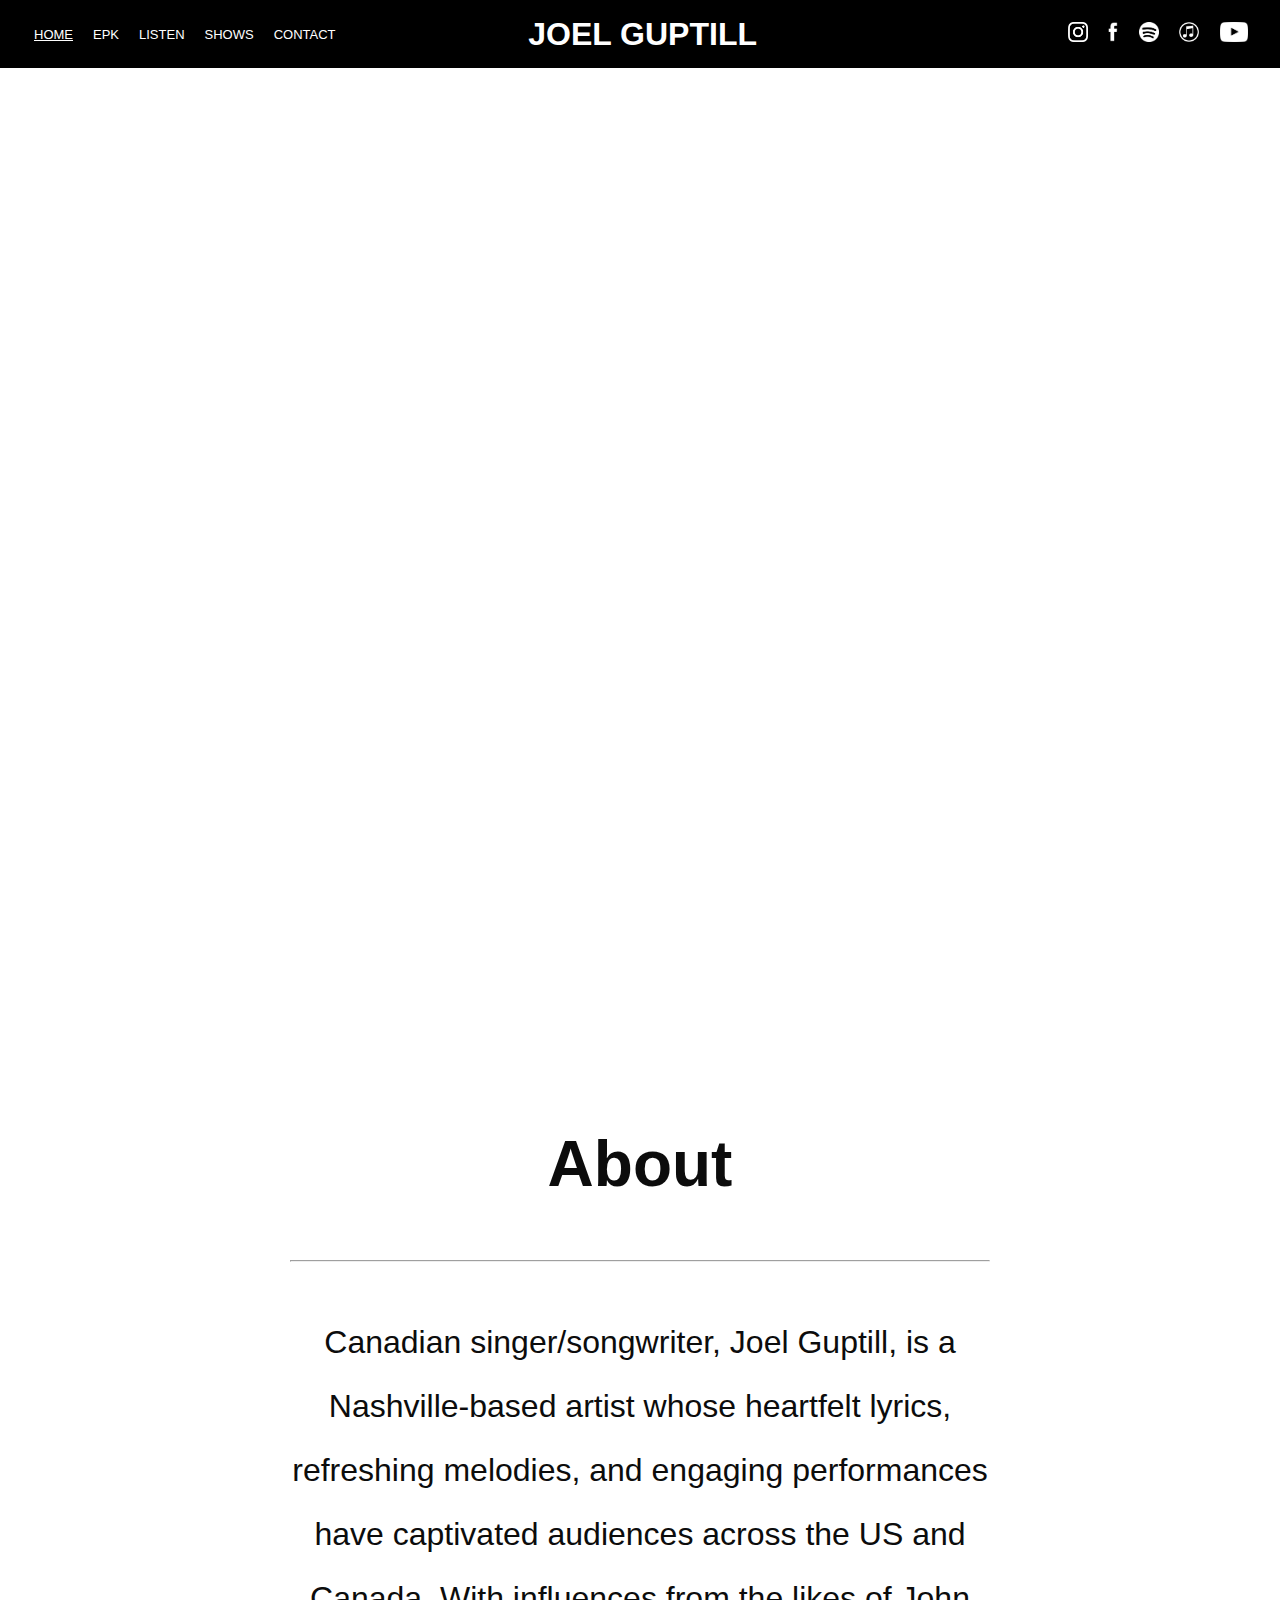
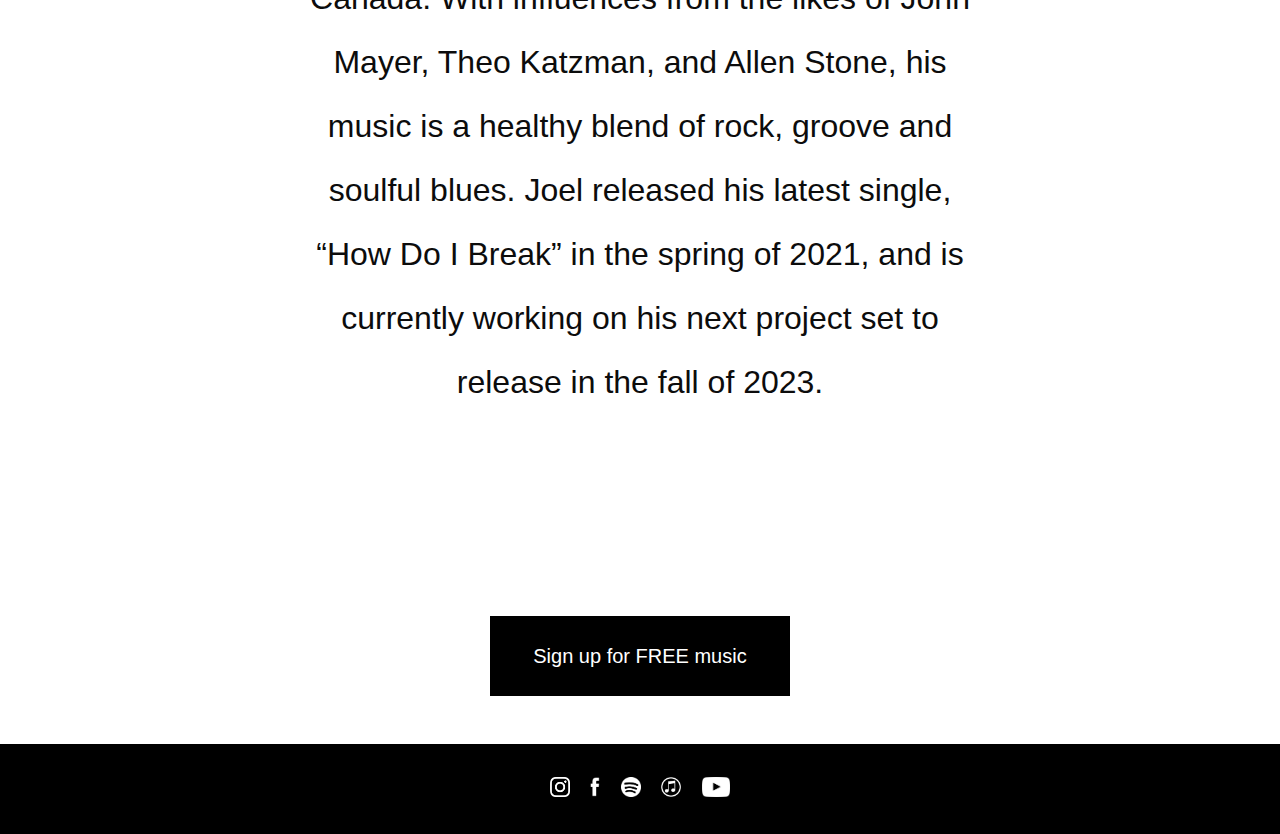
<file: index.html>
<!DOCTYPE html>
<html lang="en">
<head>
    <meta charset="UTF-8">
    <meta http-equiv="X-UA-Compatible" content="IE=edge">
    <meta name="viewport" content="width=device-width, initial-scale=1.0">
    <title>Joel Guptill</title>
    <link rel="icon" href="./pngwing.com.png" type="image/x-icon" />
    <link rel="stylesheet" href="./Resources/CSS/style.css">
    <script src="./app.js"></script>
</head>
<body>
    <header>
        <!-- NavBar -->
        <nav class="navbar">
            
            <div class="navbar_container">
                <div class="link_con">
                    <ul class="link_list">
                        <li class="link"><a href="./index.html" class="nav_links"><u>HOME</u></a></li>
                        <li class="link"><a href="./epk.html" class="nav_links">EPK</a></li>
                        <li class="link"><a href="./music.html" class="nav_links">LISTEN</a></li>
                        <li class="link"><a href="./shows.html" class="nav_links">SHOWS</a></li>
                        <li class="link"><a href="./contact.html" class="nav_links">CONTACT</a></li>
                    </ul>
                </div>

                <a href="./index.html" class="joel"><h1>JOEL GUPTILL</h1></a>

                <div class="mobile_menu" id="mobile_menu">

                    <a href="./index.html" class="joel"><h1>JOEL GUPTILL</h1></a>
                    
                    <ul class="link_list">
                        <li class="link"><a href="./index.html" class="nav_links"><u>HOME</u></a></li>
                        <li class="link"><a href="./epk.html" class="nav_links">EPK</a></li>
                        <li class="link"><a href="./music.html" class="nav_links">LISTEN</a></li>
                        <li class="link"><a href="./shows.html" class="nav_links">SHOWS</a></li>
                        <li class="link"><a href="./contact.html" class="nav_links">CONTACT</a></li>
                    </ul>
                    <div class="link_icons">
                        <a href="https://www.instagram.com/joelguptill/" class="icon_link" target="_blank"><img src="./Resources/Photos/Instagram Logo White.png" alt="Instagram icon" class="icon"></a>
                        <a href="https://www.facebook.com/JoelGuptillMusic" class="icon_link" target="_blank"><img src="./Resources/Photos/Facbook Logo White.png" alt="Facebook Logo" class="icon"></a>
                        <a href="https://open.spotify.com/artist/6IRfHVFLtWhQLsbFCLcnCJ?si=wdebKppLQwCASJ20BoI85g" class="icon_link" target="_blank"><img src="./Resources/Photos/Spotify Logo White.png" alt="Spotify Logo" class="icon"></a>
                        <a href="https://music.apple.com/us/artist/joel-guptill/1438362234" class="icon_link" target="_blank"><img src="./Resources/Photos/Apple music Logo.png" alt="Apple Music Logo" class="icon"></a>
                        <a href="https://www.youtube.com/channel/UCXTOQ0zJETdjyOA6Rbv3xPg?app=desktop" class="icon_link" target="_blank"><img src="./Resources/Photos/Youtube Logo White.png" alt="Youtube Logo" class="icon"></a>
                    </div>
                </div>
                
                <div class="link_con">
                    <div class="link_icons">
                        <a href="https://www.instagram.com/joelguptill/" class="icon_link" target="_blank"><img src="./Resources/Photos/Instagram Logo White.png" alt="Instagram icon" class="icon"></a>
                        <a href="https://www.facebook.com/JoelGuptillMusic" class="icon_link" target="_blank"><img src="./Resources/Photos/Facbook Logo White.png" alt="Facebook Logo" class="icon"></a>
                        <a href="https://open.spotify.com/artist/6IRfHVFLtWhQLsbFCLcnCJ?si=wdebKppLQwCASJ20BoI85g" class="icon_link" target="_blank"><img src="./Resources/Photos/Spotify Logo White.png" alt="Spotify Logo" class="icon"></a>
                        <a href="https://music.apple.com/us/artist/joel-guptill/1438362234" class="icon_link" target="_blank"><img src="./Resources/Photos/Apple music Logo.png" alt="Apple Music Logo" class="icon"></a>
                        <a href="https://www.youtube.com/channel/UCXTOQ0zJETdjyOA6Rbv3xPg?app=desktop" class="icon_link" target="_blank"><img src="./Resources/Photos/Youtube Logo White.png" alt="Youtube Logo" class="icon"></a>
                    </div>
                </div>
            
                <a href="javascript:void(0);" class="menu_icon" onclick="myFunction()">
                    <img src="/Resources/Photos/icons8-hamburger-menu-24.png" alt="" class="hamburger"> 
                  </a>
                
            </div>
        </nav>
    </header>

    <!-- Main -->
    <main>

        <div class="banner_container">
            <!-- <h2>Joel Guptill</h2> -->
            <!-- <p>Song-writer, music player, long hair haver</p> -->
        </div>

        <!-- article content -->
        <article class="article_container">

        <!-- about banner on main page -->
            <div class="index_about_con">
                <div class="index_about_text">
                    <h3>About</h3>
                    <hr>
                    <p> 
                        Canadian singer/songwriter, 
                        Joel Guptill, is a Nashville-based artist whose heartfelt lyrics,
                        refreshing melodies, and engaging performances have captivated audiences 
                        across the US and Canada. With influences from the likes of John Mayer, Theo Katzman, 
                        and Allen Stone, his music is a healthy blend of rock, groove and soulful blues. 
                        Joel released his latest single, “How Do I Break” in the spring of 2021,
                        and is currently working on his next project set to release in 
                        the fall of 2023.
                    </p>
                </div>

                <div class="email-list">

                </div>
               <!-- <img src="./Resources/Photos/joelHoldingGuitar.JPG" alt="Joel Guptill holding a guitar" class="index_about_photo"> -->
            </div>

        <!-- epk banner on main page -->
            <!-- <div class="index_epk_banner">
                <div class="index_epk_con">  
                    <h3>Check out video and show times for Joel</h3>
                    <hr>
                    <a href="./epk.html" class="button_link"><button class="epk_button">EPK</button></a>
                    <a href="./shows.html" class="button_link"><button class="showtime_button">Showtimes</button></a>
                </div> 
            </div> -->
        
        <!-- music banner on main page -->
            <!-- <div class="index_music_con">
                
                <div class="music_con">
                    <h3>Listen Now</h3>
                    <hr>
                    <iframe 
                        style="border-radius:12px" src="https://open.spotify.com/embed/artist/6IRfHVFLtWhQLsbFCLcnCJ?utm_source=generator" 
                        width="100%" height="352" frameBorder="0" allowfullscreen="" 
                        allow="autoplay; clipboard-write; encrypted-media; fullscreen; picture-in-picture" 
                        loading="lazy">
                    </iframe>
                    <a href="./music.html" class="button_link"><button class="music_button">More Music</button></a>
                </div>
            </div> -->

        <!-- contact banner on main page -->
            <!-- <div class="index_contact_con">   
                <div class="con_text">
                    <h3>Get in Contact With Me</h3>
                    <hr> -->
                    <!-- <p>This is where you Joel would have a nice 
                        blurb about how people could get in contact with you regarding 
                        songfinch, co-writing, performing and such.
                    </p>  -->
                    <!-- <a href="http://eepurl.com/glQ53n" class="button_link"><button class="contact_button">Sign up for FREE music</button></a>
                    <a href="./contact.html" class="button_link"><button class="contact_button">Contact Me</button></a>
                </div>
            </div>

        </article>
    </main> -->

    <div class="music_buttons">
        <a href="http://eepurl.com/glQ53n" target="_blank" class="button_link"><button class="music_button">Sign up for FREE music</button></a>
    </div>

    <footer>
        <div class="footer_con">
            <div class="link_icons">
                <a href="https://www.instagram.com/joelguptill/" class="icon_link"><img src="./Resources/Photos/Instagram Logo White.png" alt="Instagram icon" class="icon"></a>
                <a href="https://www.facebook.com/JoelGuptillMusic" class="icon_link"><img src="./Resources/Photos/Facbook Logo White.png" alt="Facebook Logo" class="icon"></a>
                <a href="https://open.spotify.com/artist/6IRfHVFLtWhQLsbFCLcnCJ?si=wdebKppLQwCASJ20BoI85g" class="icon_link"><img src="./Resources/Photos/Spotify Logo White.png" alt="Spotify Logo" class="icon"></a>
                <a href="https://music.apple.com/us/artist/joel-guptill/1438362234" class="icon_link"><img src="./Resources/Photos/Apple music Logo.png" alt="Apple Music Logo" class="icon"></a>
                <a href="https://www.youtube.com/channel/UCXTOQ0zJETdjyOA6Rbv3xPg?app=desktop" class="icon_link"><img src="./Resources/Photos/Youtube Logo White.png" alt="Youtube Logo" class="icon"></a>
            </div>
        </div>
    </footer>

</body>
</html>
</file>
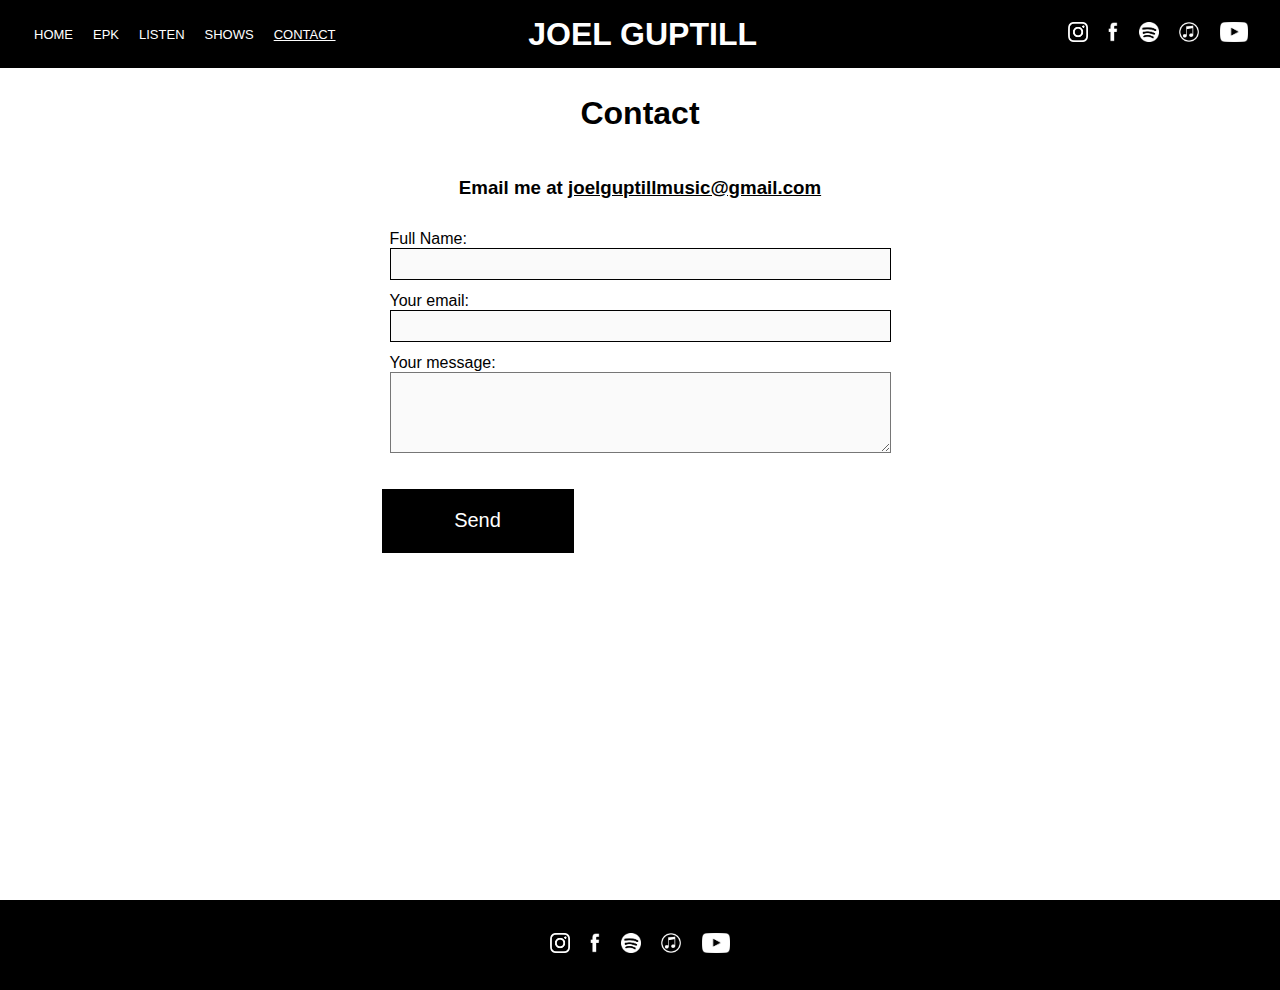
<file: contact.html>
<!DOCTYPE html>
<html lang="en">
<head>
    <meta charset="UTF-8">
    <meta http-equiv="X-UA-Compatible" content="IE=edge">
    <meta name="viewport" content="width=device-width, initial-scale=1.0">
    <title>Joel Guptill - Contact</title>
    <link rel="stylesheet" href="./Resources/CSS/style.css">
    <link rel="icon" href="./pngwing.com.png" type="image/x-icon" />
    <link rel="stylesheet" href="https://cdnjs.cloudflare.com/ajax/libs/font-awesome/4.7.0/css/font-awesome.min.css">
    <script src="./app.js"></script>
</head> 
<header>
    <nav class="navbar">
            
        <div class="navbar_container">
            <div class="link_con">
                <ul class="link_list">
                    <li class="link"><a href="./index.html" class="nav_links">HOME</a></li>
                    <li class="link"><a href="./epk.html" class="nav_links">EPK</a></li>
                    <li class="link"><a href="./music.html" class="nav_links">LISTEN</a></li>
                    <li class="link"><a href="./shows.html" class="nav_links">SHOWS</a></li>
                    <li class="link"><a href="./contact.html" class="nav_links"><u>CONTACT</u></a></li>
                </ul>
            </div>

            <a href="./index.html" class="joel"><h1>JOEL GUPTILL</h1></a>

            <div class="mobile_menu" id="mobile_menu">

                <a href="./index.html" class="joel"><h1>JOEL GUPTILL</h1></a>
                
                <ul class="link_list">
                    <li class="link"><a href="./index.html" class="nav_links">HOME</a></li>
                    <li class="link"><a href="./epk.html" class="nav_links">EPK</a></li>
                    <li class="link"><a href="./music.html" class="nav_links">LISTEN</a></li>
                    <li class="link"><a href="./shows.html" class="nav_links">SHOWS</a></li>
                    <li class="link"><a href="./contact.html" class="nav_links"><u>CONTACT</u></a></li>
                </ul>
                <div class="link_icons">
                    <a href="https://www.instagram.com/joelguptill/" class="icon_link" target="_blank"><img src="./Resources/Photos/Instagram Logo White.png" alt="Instagram icon" class="icon"></a>
                    <a href="https://www.facebook.com/JoelGuptillMusic" class="icon_link" target="_blank"><img src="./Resources/Photos/Facbook Logo White.png" alt="Facebook Logo" class="icon"></a>
                    <a href="https://open.spotify.com/artist/6IRfHVFLtWhQLsbFCLcnCJ?si=wdebKppLQwCASJ20BoI85g" class="icon_link" target="_blank"><img src="./Resources/Photos/Spotify Logo White.png" alt="Spotify Logo" class="icon"></a>
                    <a href="https://music.apple.com/us/artist/joel-guptill/1438362234" class="icon_link" target="_blank"><img src="./Resources/Photos/Apple music Logo.png" alt="Apple Music Logo" class="icon"></a>
                    <a href="https://www.youtube.com/channel/UCXTOQ0zJETdjyOA6Rbv3xPg?app=desktop" class="icon_link" target="_blank"><img src="./Resources/Photos/Youtube Logo White.png" alt="Youtube Logo" class="icon"></a>
                </div>
            </div>
            
            <div class="link_con">
                <div class="link_icons">
                    <a href="https://www.instagram.com/joelguptill/" class="icon_link" target="_blank"><img src="./Resources/Photos/Instagram Logo White.png" alt="Instagram icon" class="icon"></a>
                    <a href="https://www.facebook.com/JoelGuptillMusic" class="icon_link" target="_blank"><img src="./Resources/Photos/Facbook Logo White.png" alt="Facebook Logo" class="icon"></a>
                    <a href="https://open.spotify.com/artist/6IRfHVFLtWhQLsbFCLcnCJ?si=wdebKppLQwCASJ20BoI85g" class="icon_link" target="_blank"><img src="./Resources/Photos/Spotify Logo White.png" alt="Spotify Logo" class="icon"></a>
                    <a href="https://music.apple.com/us/artist/joel-guptill/1438362234" class="icon_link" target="_blank"><img src="./Resources/Photos/Apple music Logo.png" alt="Apple Music Logo" class="icon"></a>
                    <a href="https://www.youtube.com/channel/UCXTOQ0zJETdjyOA6Rbv3xPg?app=desktop" class="icon_link" target="_blank"><img src="./Resources/Photos/Youtube Logo White.png" alt="Youtube Logo" class="icon"></a>
                </div>
            </div>
        
            <a href="javascript:void(0);" class="menu_icon" onclick="myFunction()">
                <img src="/Resources/Photos/icons8-hamburger-menu-24.png" alt="" class="hamburger"> 
              </a>
            
        </div>
    </nav>
</header>
<body>
   <article class="contact_wrapper">
        <div class="contact">
            <h2>Contact</h2>
            <h3>Email me at <u>joelguptillmusic@gmail.com</u></h3>
        </div>
        <!-- <div class="contact_con">
            <form method="POST" action="https://formspree.io/f/xqkolajk" class="form_class">
                <div class="name">
                    first name
                    <div class="submit_form">
                        <label for="First_name">First Name*</label>
                        <input id="First_name"  type="text" name="First_name" required>
                    </div>

                    last name
                    <div class="submit_form">
                        <label for="Last_name">Last Name*</label>
                        <input id="Last_name"  type="text" name="Last_name" required>
                    </div>
                </div>
                    email input
                    <div class="submit_form">
                        <label for="Email">Email*</label>
                        <input id="Email" type="email" name="Email" required>
                    </div>

                    subject input
                    <div class="submit_form">
                        <label for="Subject">Subject*</label>
                        <input id="Subject" type="text" name="Subject" required>
                    </div>

                    message input
                    <div class="submit_form">
                        <label for="Message">Message*</label>
                        <textarea name="Message" id="Message" cols="60" rows="5"></textarea>
                    </div>

                    submit button
                    <div class="submit">
                    <button type="submit" id="fcf-button" class="fcf-btn fcf-btn-primary fcf-btn-lg fcf-btn-block">Send</button>
                    </div>
                </div>
            </form>
        </div> -->


        <div class="contact-form">
        <form
            action="https://formspree.io/f/xqkolajk"
            method="POST"
            >
        <label class="submit_form">
            Full Name:
            <input type="text" name="full-name">
        </label>
        <label class="submit_form">
            Your email:
            <input type="email" name="email">
        </label>
        <label class="submit_form">
            Your message:
            <textarea cols="60" rows="5" name="message"></textarea>
        </label>
        <!-- your other form fields go here --> 
        <button class="submit" type="submit">Send</button>
        </form>
    </div>


       
   </article>

    <!-- footer -->
    <footer>
        <div class="footer_con">
            <div class="link_icons">
                <a href="https://www.instagram.com/joelguptill/" class="icon_link"><img src="./Resources/Photos/Instagram Logo White.png" alt="Instagram icon" class="icon"></a>
                <a href="https://www.facebook.com/JoelGuptillMusic" class="icon_link"><img src="./Resources/Photos/Facbook Logo White.png" alt="Facebook Logo" class="icon"></a>
                <a href="https://open.spotify.com/artist/6IRfHVFLtWhQLsbFCLcnCJ?si=wdebKppLQwCASJ20BoI85g" class="icon_link"><img src="./Resources/Photos/Spotify Logo White.png" alt="Spotify Logo" class="icon"></a>
                <a href="https://music.apple.com/us/artist/joel-guptill/1438362234" class="icon_link"><img src="./Resources/Photos/Apple music Logo.png" alt="Apple Music Logo" class="icon"></a>
                <a href="https://www.youtube.com/channel/UCXTOQ0zJETdjyOA6Rbv3xPg?app=desktop" class="icon_link"><img src="./Resources/Photos/Youtube Logo White.png" alt="Youtube Logo" class="icon"></a>
            </div>
        </div>
    </footer>

    
</body>
</html>
</file>
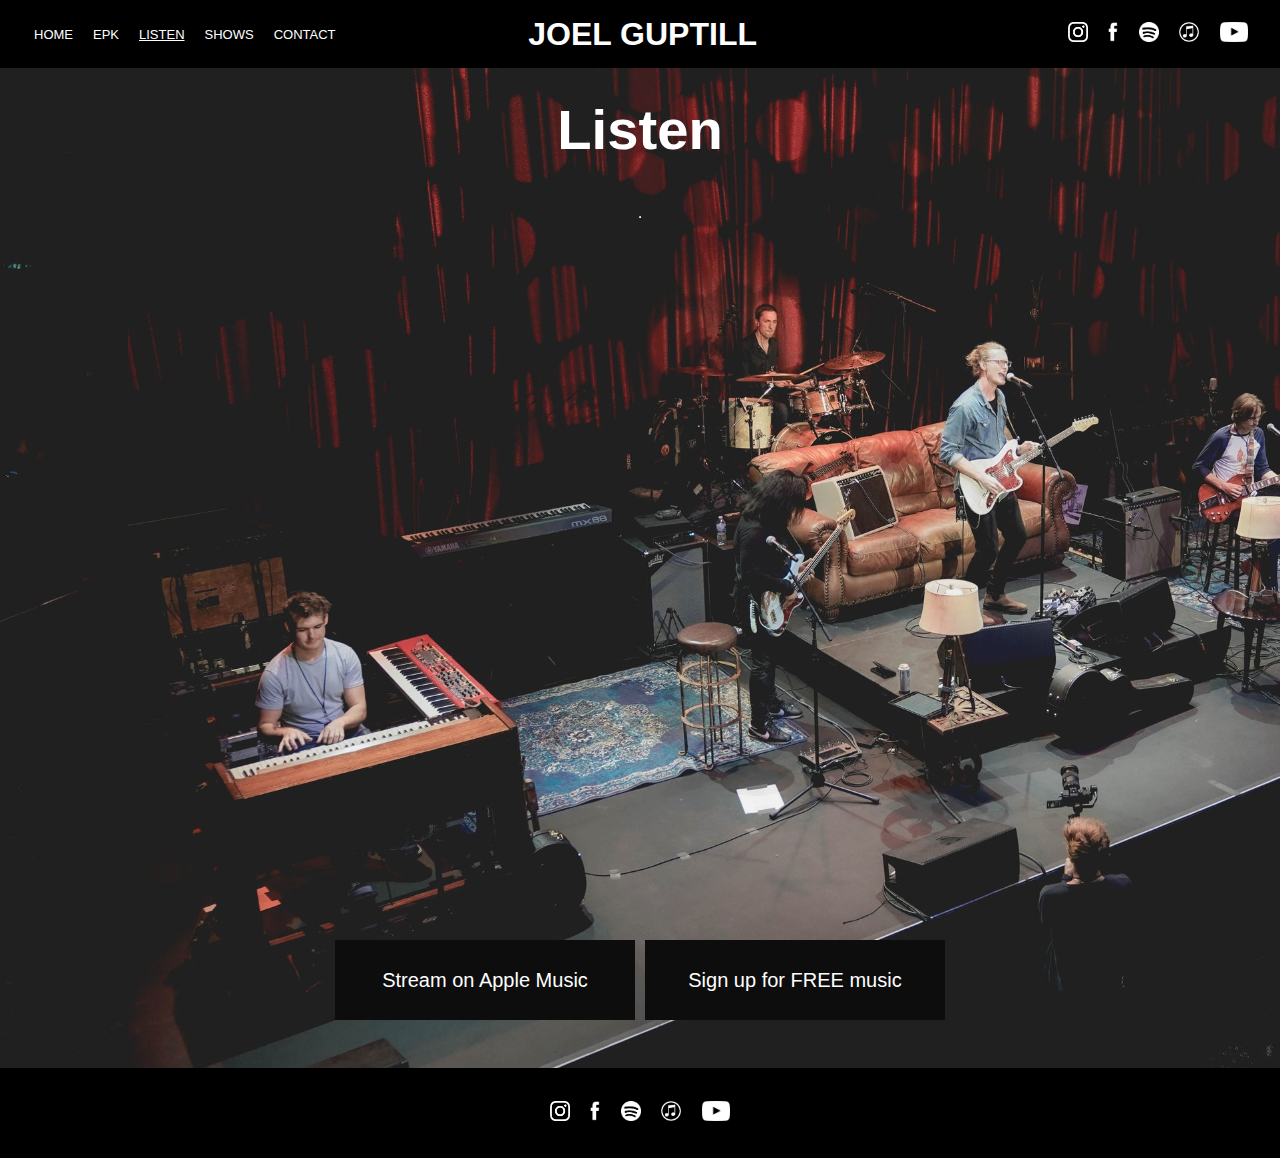
<file: music.html>
<!DOCTYPE html>
<html lang="en">
<head>
    <meta charset="UTF-8">
    <meta http-equiv="X-UA-Compatible" content="IE=edge">
    <meta name="viewport" content="width=device-width, initial-scale=1.0">
    <title>Joel Guptill - Listen</title>
    <link rel="stylesheet" href="./Resources/CSS/style.css">
    <link rel="icon" href="./pngwing.com.png" type="image/x-icon" />
    <script src="./app.js"></script>
</head>
<body>
    <!-- header -->
    <header>
        <nav class="navbar">
            
            <div class="navbar_container">
                <div class="link_con">
                    <ul class="link_list">
                        <li class="link"><a href="./index.html" class="nav_links">HOME</a></li>
                        <li class="link"><a href="./epk.html" class="nav_links">EPK</a></li>
                        <li class="link"><a href="./music.html" class="nav_links"><u>LISTEN</u></a></li>
                        <li class="link"><a href="./shows.html" class="nav_links">SHOWS</a></li>
                        <li class="link"><a href="./contact.html" class="nav_links">CONTACT</a></li>
                    </ul>
                </div>

                <a href="./index.html" class="joel"><h1>JOEL GUPTILL</h1></a>

                <div class="mobile_menu" id="mobile_menu">

                    <a href="./index.html" class="joel"><h1>JOEL GUPTILL</h1></a>
                    
                    <ul class="link_list">
                        <li class="link"><a href="./index.html" class="nav_links">HOME</a></li>
                        <li class="link"><a href="./epk.html" class="nav_links">EPK</a></li>
                        <li class="link"><a href="./music.html" class="nav_links"><u>LISTEN</u></a></li>
                        <li class="link"><a href="./shows.html" class="nav_links">SHOWS</a></li>
                        <li class="link"><a href="./contact.html" class="nav_links">CONTACT</a></li>
                    </ul>
                    <div class="link_icons">
                        <a href="https://www.instagram.com/joelguptill/" class="icon_link" target="_blank"><img src="./Resources/Photos/Instagram Logo White.png" alt="Instagram icon" class="icon"></a>
                        <a href="https://www.facebook.com/JoelGuptillMusic" class="icon_link" target="_blank"><img src="./Resources/Photos/Facbook Logo White.png" alt="Facebook Logo" class="icon"></a>
                        <a href="https://open.spotify.com/artist/6IRfHVFLtWhQLsbFCLcnCJ?si=wdebKppLQwCASJ20BoI85g" class="icon_link" target="_blank"><img src="./Resources/Photos/Spotify Logo White.png" alt="Spotify Logo" class="icon"></a>
                        <a href="https://music.apple.com/us/artist/joel-guptill/1438362234" class="icon_link" target="_blank"><img src="./Resources/Photos/Apple music Logo.png" alt="Apple Music Logo" class="icon"></a>
                        <a href="https://www.youtube.com/channel/UCXTOQ0zJETdjyOA6Rbv3xPg?app=desktop" class="icon_link" target="_blank"><img src="./Resources/Photos/Youtube Logo White.png" alt="Youtube Logo" class="icon"></a>
                    </div>
                </div>
                
                <div class="link_con">
                    <div class="link_icons">
                        <a href="https://www.instagram.com/joelguptill/" class="icon_link" target="_blank"><img src="./Resources/Photos/Instagram Logo White.png" alt="Instagram icon" class="icon"></a>
                        <a href="https://www.facebook.com/JoelGuptillMusic" class="icon_link" target="_blank"><img src="./Resources/Photos/Facbook Logo White.png" alt="Facebook Logo" class="icon"></a>
                        <a href="https://open.spotify.com/artist/6IRfHVFLtWhQLsbFCLcnCJ?si=wdebKppLQwCASJ20BoI85g" class="icon_link" target="_blank"><img src="./Resources/Photos/Spotify Logo White.png" alt="Spotify Logo" class="icon"></a>
                        <a href="https://music.apple.com/us/artist/joel-guptill/1438362234" class="icon_link" target="_blank"><img src="./Resources/Photos/Apple music Logo.png" alt="Apple Music Logo" class="icon"></a>
                        <a href="https://www.youtube.com/channel/UCXTOQ0zJETdjyOA6Rbv3xPg?app=desktop" class="icon_link" target="_blank"><img src="./Resources/Photos/Youtube Logo White.png" alt="Youtube Logo" class="icon"></a>
                    </div>
                </div>
            
                <a href="javascript:void(0);" class="menu_icon" onclick="myFunction()">
                    <img src="/Resources/Photos/icons8-hamburger-menu-24.png" alt="" class="hamburger"> 
                  </a>
                
            </div>
        </nav>
    </header>

    <!-- main -->
    <main>
        <article class="music-wrapper">
            <div class="index_music_con">
                
                <div class="music_con">
                    <h3>Listen</h3>
                    <hr>
                    <iframe 
                        style="border-radius:12px" src="https://open.spotify.com/embed/artist/6IRfHVFLtWhQLsbFCLcnCJ?utm_source=generator" 
                        width="100%" height="352" frameBorder="0" allowfullscreen="" 
                        allow="autoplay; clipboard-write; encrypted-media; fullscreen; picture-in-picture" 
                        loading="lazy">
                    </iframe>
                    <div class="music_buttons">
                        <a href="https://music.apple.com/us/artist/joel-guptill/1438362234" target="_blank" class="button_link"><button class="music_button">Stream on Apple Music</button></a>
                        <a href="http://eepurl.com/glQ53n" target="_blank" class="button_link"><button class="music_button">Sign up for FREE music</button></a>
                    </div>
                </div>
            </div>
        </article>
    </main>

    <!-- footer -->
    <footer>
        <div class="footer_con">
            <div class="link_icons">
                <a href="https://www.instagram.com/joelguptill/" class="icon_link"><img src="./Resources/Photos/Instagram Logo White.png" alt="Instagram icon" class="icon"></a>
                <a href="https://www.facebook.com/JoelGuptillMusic" class="icon_link"><img src="./Resources/Photos/Facbook Logo White.png" alt="Facebook Logo" class="icon"></a>
                <a href="https://open.spotify.com/artist/6IRfHVFLtWhQLsbFCLcnCJ?si=wdebKppLQwCASJ20BoI85g" class="icon_link"><img src="./Resources/Photos/Spotify Logo White.png" alt="Spotify Logo" class="icon"></a>
                <a href="https://music.apple.com/us/artist/joel-guptill/1438362234" class="icon_link"><img src="./Resources/Photos/Apple music Logo.png" alt="Apple Music Logo" class="icon"></a>
                <a href="https://www.youtube.com/channel/UCXTOQ0zJETdjyOA6Rbv3xPg?app=desktop" class="icon_link"><img src="./Resources/Photos/Youtube Logo White.png" alt="Youtube Logo" class="icon"></a>
            </div>
        </div>
    </footer>
</body>
</html>
</file>
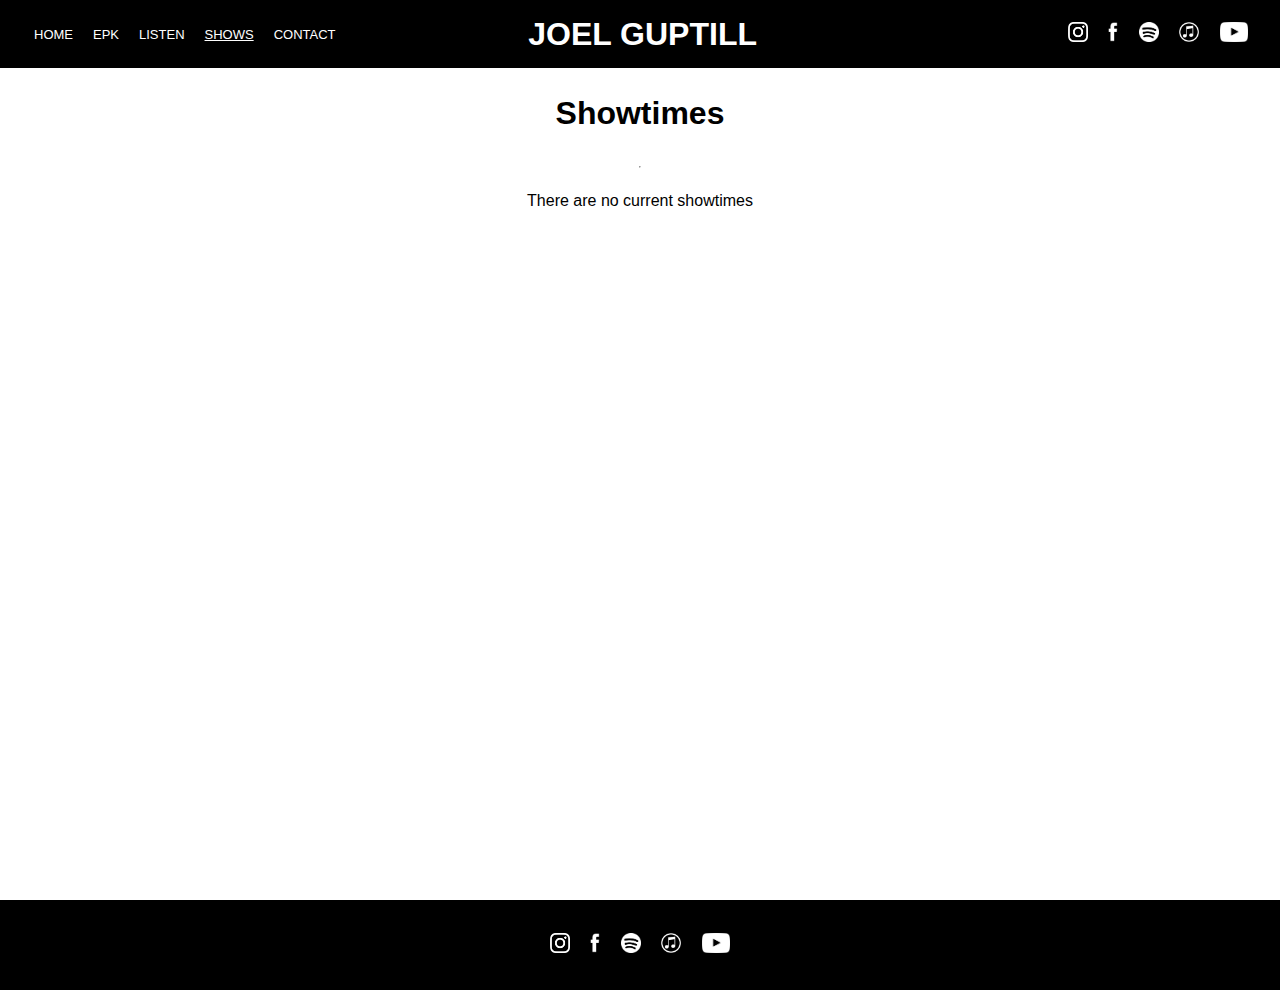
<file: shows.html>
<!DOCTYPE html>
<html lang="en">
<head>
    <meta charset="UTF-8">
    <meta http-equiv="X-UA-Compatible" content="IE=edge">
    <meta name="viewport" content="width=device-width, initial-scale=1.0">
    <title>Joel Guptill - Shows</title>
    <link rel="stylesheet" href="./Resources/CSS/style.css">
    <link rel="icon" href="./pngwing.com.png" type="image/x-icon" />
    <script src="./app.js"></script>
</head>

<!-- header -->
    <header>
        <nav class="navbar">
            
            <div class="navbar_container">
                <div class="link_con">
                    <ul class="link_list">
                        <li class="link"><a href="./index.html" class="nav_links">HOME</a></li>
                        <li class="link"><a href="./epk.html" class="nav_links">EPK</a></li>
                        <li class="link"><a href="./music.html" class="nav_links">LISTEN</a></li>
                        <li class="link"><a href="./shows.html" class="nav_links"><u>SHOWS</u></a></li>
                        <li class="link"><a href="./contact.html" class="nav_links">CONTACT</a></li>
                    </ul>
                </div>

                <a href="./index.html" class="joel"><h1>JOEL GUPTILL</h1></a>

                <div class="mobile_menu" id="mobile_menu">

                    <a href="./index.html" class="joel"><h1>JOEL GUPTILL</h1></a>
                    
                    <ul class="link_list">
                        <li class="link"><a href="./index.html" class="nav_links">HOME</a></li>
                        <li class="link"><a href="./epk.html" class="nav_links">EPK</a></li>
                        <li class="link"><a href="./music.html" class="nav_links">LISTEN</a></li>
                        <li class="link"><a href="./shows.html" class="nav_links"><u>SHOWS</u></a></li>
                        <li class="link"><a href="./contact.html" class="nav_links">CONTACT</a></li>
                    </ul>
                    <div class="link_icons">
                        <a href="https://www.instagram.com/joelguptill/" class="icon_link" target="_blank"><img src="./Resources/Photos/Instagram Logo White.png" alt="Instagram icon" class="icon"></a>
                        <a href="https://www.facebook.com/JoelGuptillMusic" class="icon_link" target="_blank"><img src="./Resources/Photos/Facbook Logo White.png" alt="Facebook Logo" class="icon"></a>
                        <a href="https://open.spotify.com/artist/6IRfHVFLtWhQLsbFCLcnCJ?si=wdebKppLQwCASJ20BoI85g" class="icon_link" target="_blank"><img src="./Resources/Photos/Spotify Logo White.png" alt="Spotify Logo" class="icon"></a>
                        <a href="https://music.apple.com/us/artist/joel-guptill/1438362234" class="icon_link" target="_blank"><img src="./Resources/Photos/Apple music Logo.png" alt="Apple Music Logo" class="icon"></a>
                        <a href="https://www.youtube.com/channel/UCXTOQ0zJETdjyOA6Rbv3xPg?app=desktop" class="icon_link" target="_blank"><img src="./Resources/Photos/Youtube Logo White.png" alt="Youtube Logo" class="icon"></a>
                    </div>
                </div>
                
                <div class="link_con">
                    <div class="link_icons">
                        <a href="https://www.instagram.com/joelguptill/" class="icon_link" target="_blank"><img src="./Resources/Photos/Instagram Logo White.png" alt="Instagram icon" class="icon"></a>
                        <a href="https://www.facebook.com/JoelGuptillMusic" class="icon_link" target="_blank"><img src="./Resources/Photos/Facbook Logo White.png" alt="Facebook Logo" class="icon"></a>
                        <a href="https://open.spotify.com/artist/6IRfHVFLtWhQLsbFCLcnCJ?si=wdebKppLQwCASJ20BoI85g" class="icon_link" target="_blank"><img src="./Resources/Photos/Spotify Logo White.png" alt="Spotify Logo" class="icon"></a>
                        <a href="https://music.apple.com/us/artist/joel-guptill/1438362234" class="icon_link" target="_blank"><img src="./Resources/Photos/Apple music Logo.png" alt="Apple Music Logo" class="icon"></a>
                        <a href="https://www.youtube.com/channel/UCXTOQ0zJETdjyOA6Rbv3xPg?app=desktop" class="icon_link" target="_blank"><img src="./Resources/Photos/Youtube Logo White.png" alt="Youtube Logo" class="icon"></a>
                    </div>
                </div>
            
                <a href="javascript:void(0);" class="menu_icon" onclick="myFunction()">
                    <img src="/Resources/Photos/icons8-hamburger-menu-24.png" alt="" class="hamburger"> 
                  </a>
                
            </div>
        </nav>
    </header>

    <body>
        <main class="showtime-wrapper">
            <article class="showtime_con">
                <div class="showtimes">
                    <h2>Showtimes</h2>
                    <hr>
                    <p>There are no current showtimes</p>
                </div>
            </article>
        </main>

        <!-- footer -->
        <footer>
            <div class="footer_con">
                <div class="link_icons">
                    <a href="https://www.instagram.com/joelguptill/" class="icon_link"><img src="./Resources/Photos/Instagram Logo White.png" alt="Instagram icon" class="icon"></a>
                    <a href="https://www.facebook.com/JoelGuptillMusic" class="icon_link"><img src="./Resources/Photos/Facbook Logo White.png" alt="Facebook Logo" class="icon"></a>
                    <a href="https://open.spotify.com/artist/6IRfHVFLtWhQLsbFCLcnCJ?si=wdebKppLQwCASJ20BoI85g" class="icon_link"><img src="./Resources/Photos/Spotify Logo White.png" alt="Spotify Logo" class="icon"></a>
                    <a href="https://music.apple.com/us/artist/joel-guptill/1438362234" class="icon_link"><img src="./Resources/Photos/Apple music Logo.png" alt="Apple Music Logo" class="icon"></a>
                    <a href="https://www.youtube.com/channel/UCXTOQ0zJETdjyOA6Rbv3xPg?app=desktop" class="icon_link"><img src="./Resources/Photos/Youtube Logo White.png" alt="Youtube Logo" class="icon"></a>
                </div>
            </div>
        </footer>
    
    </body>
</html>
</file>
<file: Resources/CSS/style.css>
* {
    box-sizing: border-box;
}

html {
    font-family: sans-serif;
    height: 100%;
}

body {
    margin: 0;
    max-width: 2000px;
    background-color: white;
    height: 100%;
}

h2 {
    font-size: 2rem;
}





/* header */

header {
    display: block;
}

/* navbar */
.navbar {
    background-color: black;
    color: white;
    padding: 0;
    margin: 0;
    width: 100%;
    position: fixed;
    top: 0;
    resize: both;
    z-index: 999;
}

.navbar_container {
    display: flex;
    justify-content: space-between;
    align-items: center;
    height: 4.25rem;
}

.link_list {
    text-decoration: none;
    list-style: none;
    display: flex;
    justify-content: space-between;
    padding: 0;
    margin-left: 1.5rem;
    flex-shrink: 1;
    font-size: 13px;
}

.link, .nav_links {
    padding: 5px 5px;
    text-decoration: none;
    list-style: none;
    color: white;
}

.navbar_container a.icon{
    display: none;
}

.link_list, .link_icons {
    display: hidden;
}

.joel {
    color: white;
    text-decoration: none;
    position: relative;
    right: 3rem;
}

#mobile_menu {
    display: none;
}

.menu_icon {
    display: none;
}

.link_icons {
    margin: 0 1.5rem; 
    flex-shrink: 1;
}

.icon_link {
    padding: .5rem;
}

.icon {
    height: 1.25rem;
}

/* navbar hovers */
.nav_links:hover {
    background-color: white;
    color: black;
    transition: color 200ms linear;
    transition: background-color 200ms linear;
}


/* Main */
main{
    padding-top: 4.25rem;
}

/* banner */

.banner_container {
    width: 100%;
    height: 1000px;
    background-image: url('https://images.squarespace-cdn.com/content/v1/61ff0a13023f7d5024581c3e/4d955cbb-79ac-4df4-b345-c0f3376235d8/IMG_1568.JPG');
    background-repeat: no-repeat;
    background-position-x: -5rem;
    background-size: 115%;
    padding: 0;
    color: white;
    display: flex;
    flex-direction: column;
    opacity: 0.95;
    text-align: center;
    
}

.banner_container h2 {
    font-size: 6rem;
    position: relative;
    top: 200px;
    right: 290px;
    margin: 0;
    opacity: 1;
}

.banner_container p {
    font-size: 2rem;
    position: relative;
    top: 200px;
    right: 290px;
    margin: 0;
    opacity: 1;
}

/* Article */

.article_container {
    display: block;
}

/* about banner on main page */
.index_about_con {
    display: flex;
    justify-content:center;
    align-items: space-between;
    height: 1100px;
    width: 100%;
    color: black;
    margin: 0;
    padding: 0;
    opacity: 0.95;
}

.index_about_text {
    text-align: center;
    width: 700px;
    position: relative;
    font-size: 2rem;
    line-height: 4rem;
}

.index_about_text h3 {
    font-size: 4rem;
}

.index_about_text p {
    padding-top: 1rem;
}

/* EPK banner on main page */
.index_epk_banner {
    background-image: url('/Resources/Photos/JoelConcert.JPG');
    height: 100px;
    margin: 0;
    display: flex;
    justify-content:flex-start;
    align-items: center;
    color: white;
    font-size: 2rem;
    flex-wrap: wrap-reverse;
    opacity: 0.95;
}

.index_epk_con {
    width: 430px;
    text-align: center;
    position: relative;
    left: 8rem;
    opacity: 1;
}

button {
    background-color: black;
    padding: .75rem 1rem;
    width: 12rem;
    height: 4rem;
    margin-top: 1.5rem;
    font-size: 1.25rem;
    cursor: pointer;
    color: white;
    border: none;
}

.music_button:hover {
    /* color: black; */
    background-color: #727272;
    border: black solid 1px;
    transition: background-color 200ms linear;
}

/* music banner on index */
.index_music_con {
    display: flex;
    background-image: url('/Resources/Photos/joelOnStage.jpeg');
    background-size: 130%;
    background-position-x: 8rem;
    background-position-y: -6rem;
    justify-content: center;
    align-items: flex-start;
    color: white;
    opacity: 0.95;
    font-size: 3rem;
    text-align: center;
    
}

.index_music_con iframe {
    width: 600px;
    height: 650px;
}

.music_con {
    display: flex;
    flex-direction: column;
    justify-content: center;
    align-items: center;
    position: relative;
    line-height: .75rem;
    width: 375px;
}

.music_button {
    height: 5rem;
    width: 300px;
    margin: 3rem 5px;
}

/* contact banner on index */
.index_contact_con {
    background-image: url('/Resources/Photos/joelSiitingInSun.jpeg');
    background-size: 130%;
    background-repeat: no-repeat;
    height: 640px;
    display: flex;
    align-items: center;
    justify-content: flex-end;
    font-size: 2rem;
    opacity: .95;
    background-position-x: -21rem;
    background-position-y: -6rem ;
}

.con_text {
    width: 275px;
    margin: auto 9.5rem;
    text-align: center;
}

.con_text p {
    font-size: 1.5rem;
}

.con_text h3 {
    margin-bottom: 1rem;
}

.contact_button {
    height: 5rem;
    width: 16rem;
    margin: 6px auto
}

/* footer */
.footer_con {
    height: 90px;
    background-color: black;
    display: flex;
    justify-content: center;
    align-items: center;
}


/* EPK SlideShow */
.epk_banner {
    background-image: url('/Resources/Photos/JoelConcert.JPG');
    background-size: cover;
    display: flex;
    justify-content: flex-start;
    align-items: center;
    height: 900px;
    color: white;
}

.epk_banner h1 {
    font-size: 7rem;
    margin: auto 17rem;
}

.bio_con {
    height: 800px;
    width: 65%;
    display: flex;
    justify-content: center;
    align-items: center;
    text-align: center;
    margin: 0 auto;
    font-size: 1.75rem;
    line-height: 4rem;
}

.videos_wrapper {
    height: 750px;
    width: 100%;
    display: flex;
    flex-direction: column;
    align-items: center;
    background-color: black;
    color: white;
}

.videos_con {
    display: flex;
    flex-direction: column;
    align-items: center;
}

.carousel_con {
    width: 600px;
    height: 400px; 
    display: flex;
    align-items: center;
    overflow: hidden;
    overflow-x: scroll; 
}

.button_carousel {
    display: flex;
    width: 800px;
    justify-content: center;
    align-items: center;
}

.button_carousel button {
    height: 3rem;
    width: 3rem;
    border: none;
    width: 50px;
    border-radius: 50%;
    margin: 0 15px;
}

.arrow_button {
    display: flex;
    align-items: center;
    justify-content: center;
}

.item {
    width: 600px;
    height: 400px;
}

.items_con {
    height: 75px;
    width: 600px;
    display: flex;
    justify-content: center;
    align-items: center;
    position: relative;
    top: 50px;
}

.items_1 {
    display: flex;
    align-items: center;
    justify-content: center;
    height: 50px;
    width: 600px;
}

.video_item {
    height: 75px;
    width: 150px;
    opacity: .5;
    margin: 0 20px;
}

.video {
    width: 600px;
    height: 400px;
}

.video_anc {
    color: white;
    text-decoration: none;
    display: flex; 
    flex-direction: column;
    align-items: center;
    cursor: pointer;
}

.mobile_videos {
    display: none;
}

.video_item:hover {
    opacity: 1;
    transition: all 200ms linear;
}

.photos_con {
    display: flex;
    flex-direction: column;
    justify-content: space-around;
    align-items: center;
    height: 850px;
}

.photo_col {
    display: flex;
    justify-content: center;
    align-items: center;
    width: 1200px;
    height: 559px;
}

.photo_col_1 {
    display: flex;
    flex-direction: column;
    justify-content: space-between;
    height: 100%;
    margin: 0 10px;
}

.photo_col_2 {
    margin: 0 10px
}

.photo_button {
    width: 300px;
    font-size: larger;
}

.epk-banner-bottom {
    background-image: url(/Resources/Photos/joelOnStage.jpeg);
    height: 800px;
    background-size: 100%;
    margin: 2rem auto;
}

.epk-contact {
    display: flex;
    flex-direction: column;
    align-items: center;
    height: 600px;
    
}


/* music */
.music-wrapper {
    height: 100%;
}

.music_buttons {
    display: flex;
    align-items: center;
    justify-content: center;
}

/* showtimes */
.showtime-wrapper {
    height: 100%;
}

.showtime_con {
    height: 544px;
    
}
.showtimes {
    display: flex;
    flex-direction: column;
    align-items: center;
    color: black;
   
}

/* contact */
.contact_wrapper {
    height: 650px;
    margin: 0;
    display: flex;
    flex-direction: column;
    align-items: center;
    position: relative;
    top: 4.25rem;
    min-height: 100%;
}

.contact {
    display: flex;
    flex-direction: column;
    justify-content: center;
    text-align: center;
    /* width: 85%; */
}

.contact_con {
    display: flex;
    flex-direction: column;
    align-items: center;
    width: 85%;
}

.contact-form {
    display: flex;
    flex-direction: column;
    width: 600px;
    align-items: center;
    justify-content: center;
    width: 85%
}

.form_class {
    display: flex;
    flex-direction: column;
}

.name {
    display: flex;
}

input {
    width: 100%;
    height: 2rem;
    background-color: #fafafa;
    border: black solid .5px;
}

textarea {
    background-color: #fafafa;
}

.submit_form {
    margin: 12px 8px;
    display: flex;
    flex-direction: column;
}

.submit {
    align-self: center;
}


/* mobile resizing */
@media only screen and (max-width: 480px) {

    /* Navbar */
     .navbar_container {
         display: flex;
         flex-direction: column;
         justify-content: center; 
         align-items:center ; 
     }
 
     .link_con {
         display: none;
     }
 
     #mobile_menu {
         position: relative;
         top: 7rem;
         padding-bottom: 1rem;
         background-color: black;
         width: 100%;
     }
 
     .link_list {
         flex-direction: column;
         justify-content: center;
         align-items: center;
         line-height: 2rem;
         font-size: 1.2rem;
         margin: 0;
 
     }
 
     .link_icons {
         display: flex;
         justify-content: center;
         margin-top: 2rem;
     }
 
     .joel {
        position: unset;
     }
 
     #mobile_menu .joel {
         display: flex;
         justify-content: center;
     }
 
 
     .navbar_container a.menu_icon {
         display: block;
         color: white;
         position: absolute;
         left: 0;
         margin-left: 1rem;
         width: 1rem;
         height: 1rem;
     }

     /* index banner */
     
     .banner_container {
        background-size: cover;
        background-position: -22rem;
        height: 650px;
        display: flex;
        flex-direction: column;
        justify-content: center;
        align-items: baseline;
     }

     .banner_container h2 {
        position: unset;
        font-size: 2rem;
     }

    .banner_container p {
        display: none;
    }

    /* index about banner */

    .index_about_con {
       justify-content: center; 
       height: 100%; 
    }

    .index_about_con h3 {
        font-size: 2rem;
    }

    .index_about_text {
        position: unset;
        width: 300px;
        padding: .5rem 1rem;
        font-size: 1.2rem;
        line-height: 2rem;
    }

    /* index epk banner */

    .index_epk_banner {
        display: flex;
        justify-content: center;
        background-position: -35rem;
    }

     .index_epk_con {
        position: unset;
        width: 300px;
        display: flex;
        flex-direction: column;
        align-items: center;
        justify-content: center;
     }

     /* index music banner */

     .index_music_con {
        display: flex;
        justify-content: center;
        background-size: cover;
        background-position: -7rem;
        min-height: 760px;
        
     }

     .music_con {
        position: unset;
        width: 300px;
     }

     /* contact banner */
     .index_contact_con {
        background-size: cover;
        background-position: unset;
        background-position-x: -15rem;  
        display: flex;
        justify-content: center;
     }

     .con_text {
        margin: 0;
        position: relative;
        top: 6rem
     }

     .con_text p, .con_text h3, .con_text hr {
        display: none;
     }

     /* epk */
    .epk_banner {
        width: 100%;
        background-position-x: -37rem;
    }

    .bio_con {
        height: 100%;
        width: 100%;
    }

     .bio_text {
        width: 330px;
        height: 800px;
        margin: 0;
        font-size: 1.2rem;
        line-height: 2.5rem;
     }


     .videos_wrapper {
        height: 1200px
     }

     .videos_con {
        width: 420px;
     }

     .items_con, .videos_con {
        display: none;
       
     }

     .mobile_videos {
        display: flex; 
        flex-direction: column;
        justify-content: space-between;
        align-items: center;
        height: 1000px;
     }

     .video {
        width: 325px;
        height: 200px;
     }

     .photos_con {
        height: 1870px;
        margin-top: 1rem;
     }

     .photos_con h2 {
        margin: 2rem auto;
     }

     .photo_col {
        flex-direction: column;
        justify-content: space-between;
        width: 95%;
        height: 1600px;  
        overflow: hidden;
     } 

     .photo_col_1 {
        justify-content: center;
        margin: 0;
        height: 530px;
     }

     .photo_col_2 {
        margin-bottom: 2rem;
     }

     .photo {
        margin-bottom: 1rem;
        
     }

     .epk-banner-bottom {
        height: 250px;
        margin-top: 5rem;
     }

    

     /* music */
     .index_music_con {
        background-position-x: -16rem;
     }

     .music_con iframe {
        width: 95%;
        height: 400px;
     }

     .music_con h3 {
        margin: 50px auto;
     }

     .music_button {
        margin: 7px auto;
        width: 200px;
     }

     .music_buttons {
        display: flex;
        flex-direction: column;
        margin-bottom: 2rem;
     }

     /* shows */
     .showtime_con {
        min-height: 760px;
     }

     /* contact */
     .contact_wrapper {
        min-height: 830px;
        
     }

     .submit_form {
        margin: 0;
     }

     input, label, textarea{
        width: 100%;
     }

 }


 /* tablet resizing */

 @media only screen and (max-width: 800px) and (min-width: 482px) {
   
    /* navBar */
    .navbar_container {
        display: flex;
        flex-direction: column;
        justify-content: center; 
        align-items:center ; 
    }

    .link_con {
        display: none;
    }

    #mobile_menu {
        position: relative;
        top: 7rem;
        padding-bottom: 1rem;
        background-color: black;
        width: 100%;
    }

    .link_list {
        flex-direction: column;
        justify-content: center;
        align-items: center;
        line-height: 2rem;
        font-size: 1.2rem;
        margin: 0;

    }

    .link_icons {
        display: flex;
        justify-content: center;
        margin-top: 2rem;
    }

    .joel {
       position: unset;
    }

    #mobile_menu .joel {
        display: flex;
        justify-content: center;
    }

    .navbar_container a.menu_icon {
        display: block;
        color: white;
        position: absolute;
        left: 0;
        margin-left: 1rem;
        width: 1rem;
        height: 1rem;
    }

    /* Index */

    /* banner */
    .banner_container {
        justify-content: center;
        align-items: flex-start;
        background-position-x: -15rem;
    }
    .banner_container h2, .banner_container p {
        position: unset;
        width: 350px;
        margin-left: 1.5rem;
    }

    /* about Index */
    .index_about_con {
        background-position-x: -14rem;
        background-size: 75rem;
    }

    .index_about_text {
        position: unset;
        width: 375px;
        margin-right: 1rem;
    }

    /* epk index */
    .index_epk_banner {
        background-position-x: -19rem ;
    }

    .index_epk_con {
        position: unset;
        margin-left: 3rem;
    }

    /* music index */
    .index_music_con {
        background-size: 200%;
        background-position-x: -12rem;
        min-height: 875px;
    }

    .music_con {
        position: unset;
        margin-left: 4rem;
    }

    /* contact index */
    .index_contact_con {
        background-size: 150%;
        background-position-x: -24rem ;
    }

    .con_text {
       margin: auto 4rem;
    }


    /* epk */
    .button_carousel {
        width: 100%
    }

    .photos_con {
        height: 1400px
    }

    .photo_col {
        flex-direction: column;
        width: 100%;
        height: 1100px;
    }

    .photo_col_1 {
        flex-direction: row;
        height: 275px;
        margin-bottom: 15px;
    }
    
    .photo {
        margin: auto 7.5px;
    }

    /* music */
    .music_buttons {
        flex-direction: column;
    }

    /* showtimes */ 
    .showtime_con {
        min-height: 875px;
    }

    /* contact */
    .contact_wrapper {
        min-height: 945px;
    }
 }

 /* tablet landscape resizing */
 @media only screen and (max-width: 1024px) and (min-width: 805px) {
   
    /* Navbar */
    .navbar_container {
        display: flex;
        flex-direction: column;
        justify-content: center; 
        align-items:center ; 
    }

    .link_con {
        display: none;
    }

    #mobile_menu {
        position: relative;
        top: 7rem;
        padding-bottom: 1rem;
        background-color: black;
        width: 100%;
    }

    .link_list {
        flex-direction: column;
        justify-content: center;
        align-items: center;
        line-height: 2rem;
        font-size: 1.2rem;
        margin: 0;

    }

    .link_icons {
        display: flex;
        justify-content: center;
        margin-top: 2rem;
    }

    .joel {
       position: unset;
    }

    #mobile_menu .joel {
        display: flex;
        justify-content: center;
    }


    .navbar_container a.menu_icon {
        display: block;
        color: white;
        position: absolute;
        left: 0;
        margin-left: 1rem;
        width: 1rem;
        height: 1rem;
    }

    /* index */

    /* banner */
    .banner_container {
        background-position-x: -5rem;
        justify-content: center;
        align-items: flex-start;
    }

    .banner_container h2, .banner_container p {
        position: unset;
        margin-left: 12rem;
        width: 350px;
    }

    /* about index */
    .index_about_con {
        background-position: -12rem;
        background-size: 125%;
    }

    .index_about_text {
        position: unset;
        margin-right: 5rem;
    }

    /* epk index */
    .index_epk_banner  {
        background-position-x: -14rem;
    }

    /* music index */
    .index_music_con {
        background-size: 210%;
        background-position-x: -16rem;
        min-height: 1215px;
    }

    .music_con {
        position: unset;
        margin-left: 5rem;
        width: 450px;
        height: 1000px;
    }

    .music_con iframe {
        height: 500px;
    }

    /* contact index */
    .index_contact_con {
        background-size: 150%;
        background-position-x: -23rem;
    }

    .con_text {
        margin: auto 2.5rem;
    }

    /* epk */
    .photos_con {
        height: 1350px;
    }

    .photo_col {
        height: 1100px;
        flex-direction: column;
    }

    .photo_col_1 {
        flex-direction: row;
        width: 770px;
    }
    
    /* music */
    .music_buttons {
        flex-direction: column;
    }

    /* showtimes */
    .showtime_con {
        min-height: 1215px;
    }

    /* contact */
    .contact_wrapper {
        min-height: 1280px;
    }
 }
</file>
